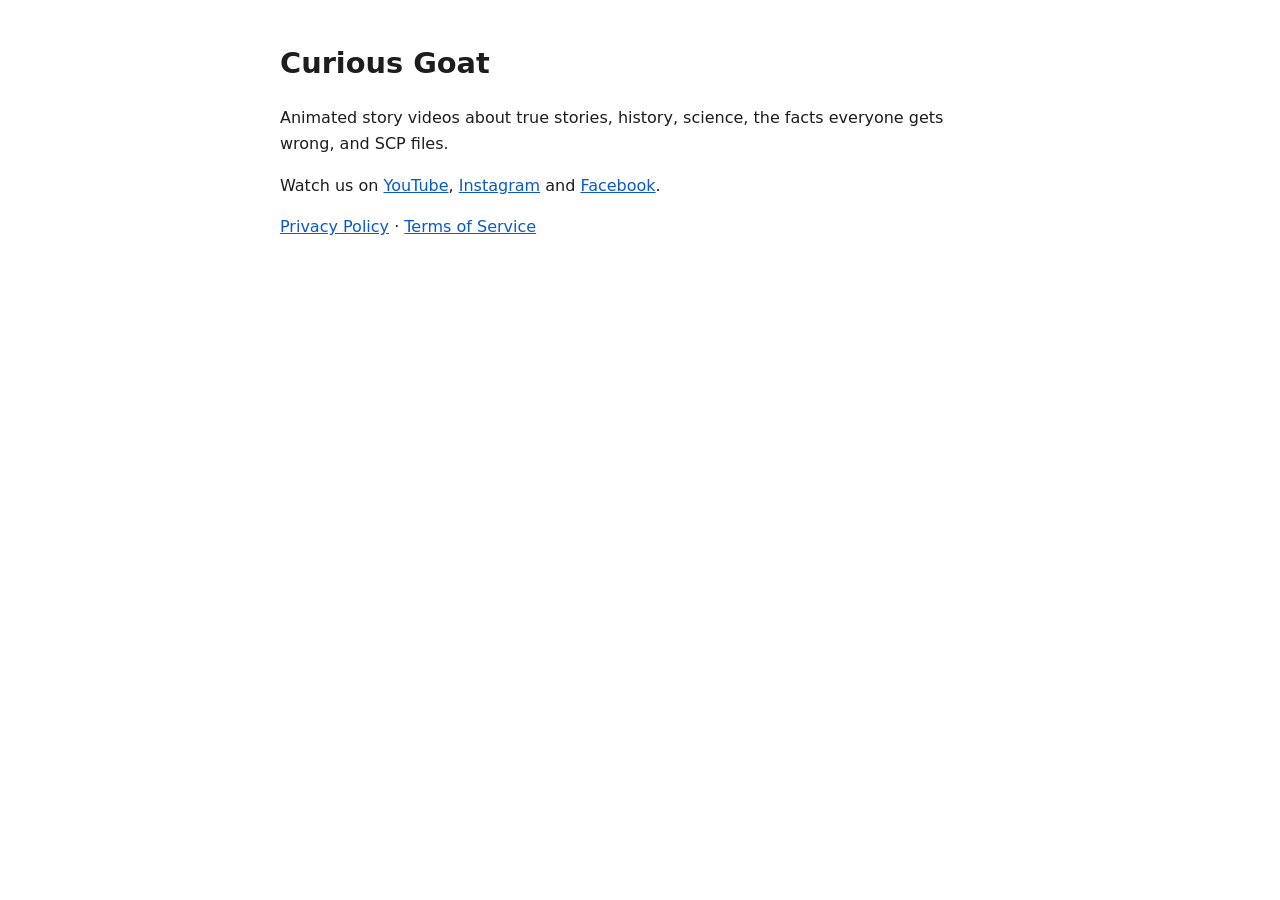
<file: index.html>
<!doctype html><html lang="en"><head><meta charset="utf-8"><meta name="viewport" content="width=device-width,initial-scale=1"><title>Curious Goat</title><link rel="stylesheet" href="style.css"></head><body>
<h1>Curious Goat</h1>
<p>Animated story videos about true stories, history, science, the facts everyone gets wrong, and SCP files.</p>
<p>Watch us on <a href="https://www.youtube.com/@TheCuriousGoatTV">YouTube</a>, <a href="https://www.instagram.com/thecuriousgoattv">Instagram</a> and <a href="https://www.facebook.com/1411555742034813">Facebook</a>.</p>
<p><a href="privacy.html">Privacy Policy</a> · <a href="terms.html">Terms of Service</a></p>
</body></html>
</file>
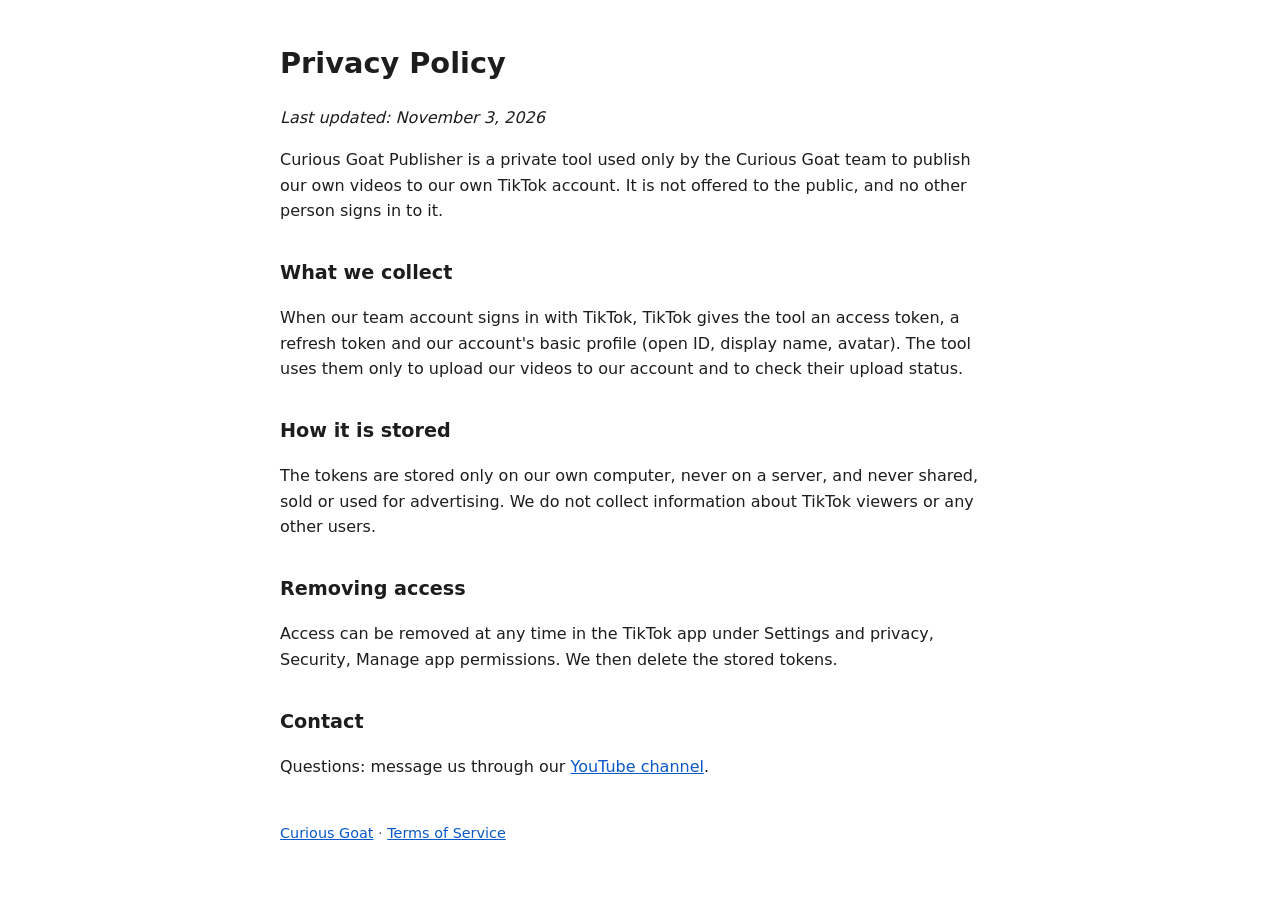
<file: privacy.html>
<!doctype html><html lang="en"><head><meta charset="utf-8"><meta name="viewport" content="width=device-width,initial-scale=1"><title>Curious Goat Privacy Policy</title><link rel="stylesheet" href="style.css"></head><body>
<h1>Privacy Policy</h1>
<p><em>Last updated: November 3, 2026</em></p>
<p>Curious Goat Publisher is a private tool used only by the Curious Goat team to publish our own videos to our own TikTok account. It is not offered to the public, and no other person signs in to it.</p>
<h2>What we collect</h2>
<p>When our team account signs in with TikTok, TikTok gives the tool an access token, a refresh token and our account's basic profile (open ID, display name, avatar). The tool uses them only to upload our videos to our account and to check their upload status.</p>
<h2>How it is stored</h2>
<p>The tokens are stored only on our own computer, never on a server, and never shared, sold or used for advertising. We do not collect information about TikTok viewers or any other users.</p>
<h2>Removing access</h2>
<p>Access can be removed at any time in the TikTok app under Settings and privacy, Security, Manage app permissions. We then delete the stored tokens.</p>
<h2>Contact</h2>
<p>Questions: message us through our <a href="https://www.youtube.com/@TheCuriousGoatTV">YouTube channel</a>.</p>
<footer><a href="index.html">Curious Goat</a> · <a href="terms.html">Terms of Service</a></footer>
</body></html>
</file>
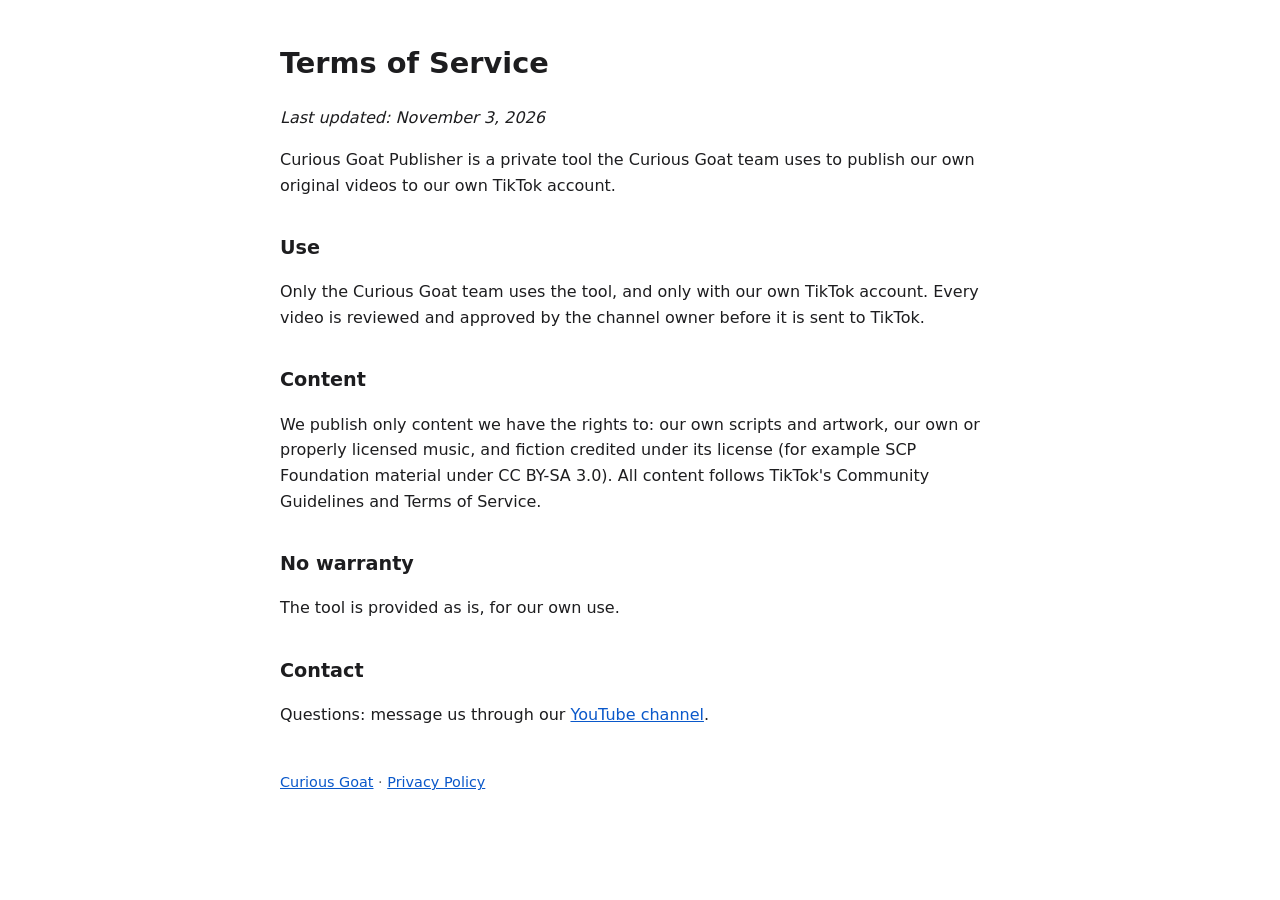
<file: terms.html>
<!doctype html><html lang="en"><head><meta charset="utf-8"><meta name="viewport" content="width=device-width,initial-scale=1"><title>Curious Goat Terms of Service</title><link rel="stylesheet" href="style.css"></head><body>
<h1>Terms of Service</h1>
<p><em>Last updated: November 3, 2026</em></p>
<p>Curious Goat Publisher is a private tool the Curious Goat team uses to publish our own original videos to our own TikTok account.</p>
<h2>Use</h2>
<p>Only the Curious Goat team uses the tool, and only with our own TikTok account. Every video is reviewed and approved by the channel owner before it is sent to TikTok.</p>
<h2>Content</h2>
<p>We publish only content we have the rights to: our own scripts and artwork, our own or properly licensed music, and fiction credited under its license (for example SCP Foundation material under CC BY-SA 3.0). All content follows TikTok's Community Guidelines and Terms of Service.</p>
<h2>No warranty</h2>
<p>The tool is provided as is, for our own use.</p>
<h2>Contact</h2>
<p>Questions: message us through our <a href="https://www.youtube.com/@TheCuriousGoatTV">YouTube channel</a>.</p>
<footer><a href="index.html">Curious Goat</a> · <a href="privacy.html">Privacy Policy</a></footer>
</body></html>
</file>
<file: style.css>
body{font-family:system-ui,-apple-system,Segoe UI,sans-serif;max-width:720px;margin:40px auto;padding:0 16px;line-height:1.6;color:#1d1d1f;background:#fff}
h1{font-size:1.8rem}h2{font-size:1.2rem;margin-top:1.8em}a{color:#0a58ca}footer{margin-top:3em;font-size:.9rem;color:#666}
@media (prefers-color-scheme:dark){body{background:#111;color:#eee}a{color:#7ab0ff}footer{color:#999}}
</file>
